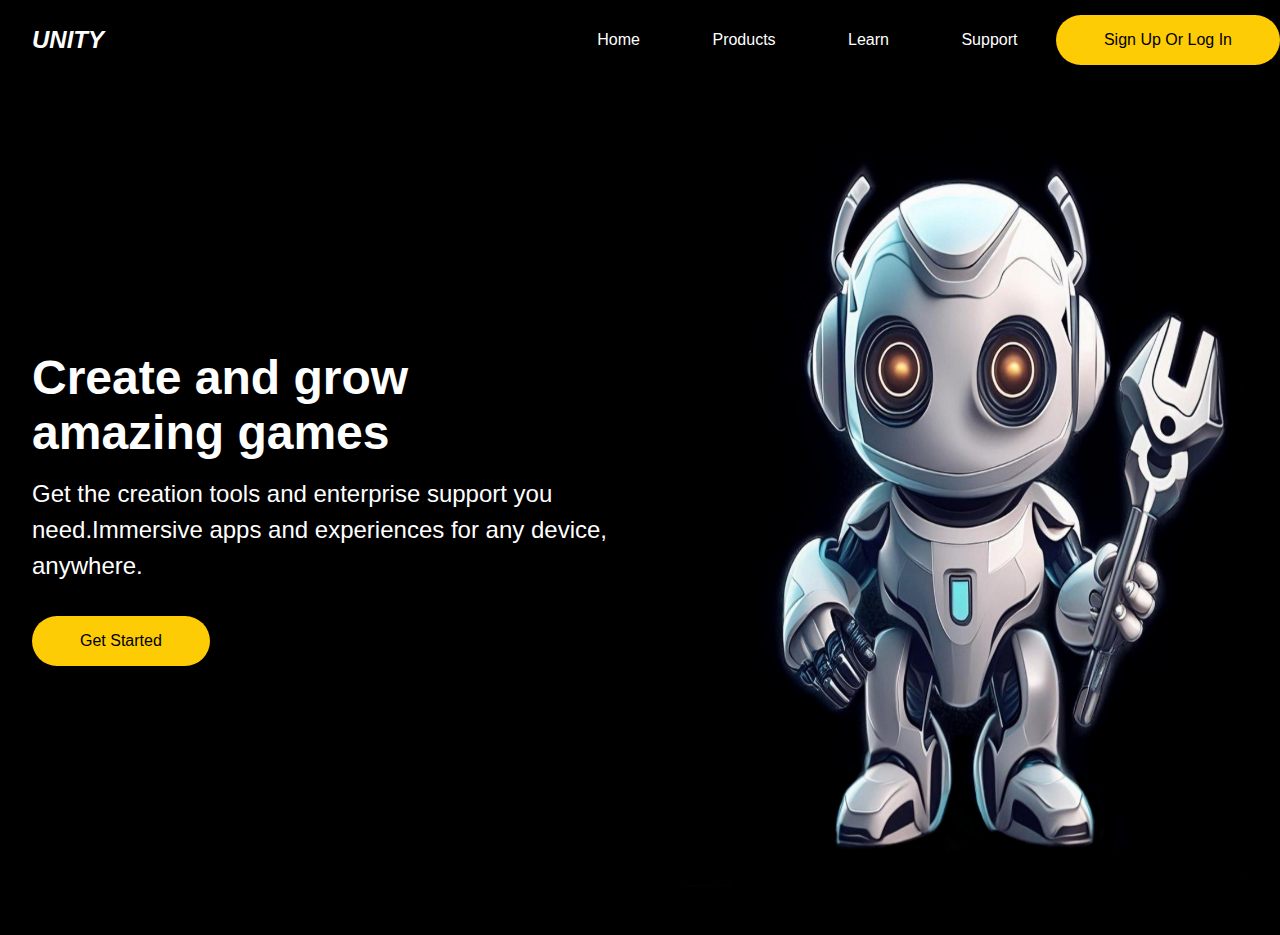
<file: index.html>
<html lang="en">
  <head>
    <meta charset="UTF-8">
    <meta name="viewport" content="width=device-width, initial-scale=1">
    <title>Unity</title>
    <link rel="stylesheet" href="style.css">
    <link rel="icon" type="image/x-icon" href="whiteunitylogo.png">
  </head>
  <body>
    <nav>
      <div class="logo">UNITY</div>
      <div class="nav-items">
        <a href="index.html" >Home</a> 
        <a href="products.html">Products</a>
        <a href="learn.html">Learn</a> 
        <a href="support.html">Support</a>
        <button onclick="window.location.href='signup.html'"> Sign Up Or Log In</button>
      </div>
    </nav>
    <section class="unity">
      <div class="unity-container">
        <div class="column-left">
          <h1>Create and grow amazing games</h1>
          <p>
            Get the creation tools and enterprise support you need.Immersive apps and experiences for any device, anywhere.

          </p>
          <a href="products.html"><button> Get Started</button></a>
        </div>
        <div class="column-right">
          <img src="whiteunityrobot.png" alt="illustration
        " class="unity-image">
        </div>
      </div>
    </section>
    <script src="loading.js"></script>
    <div class="loader"></div>
 </body>
</html>
</file>
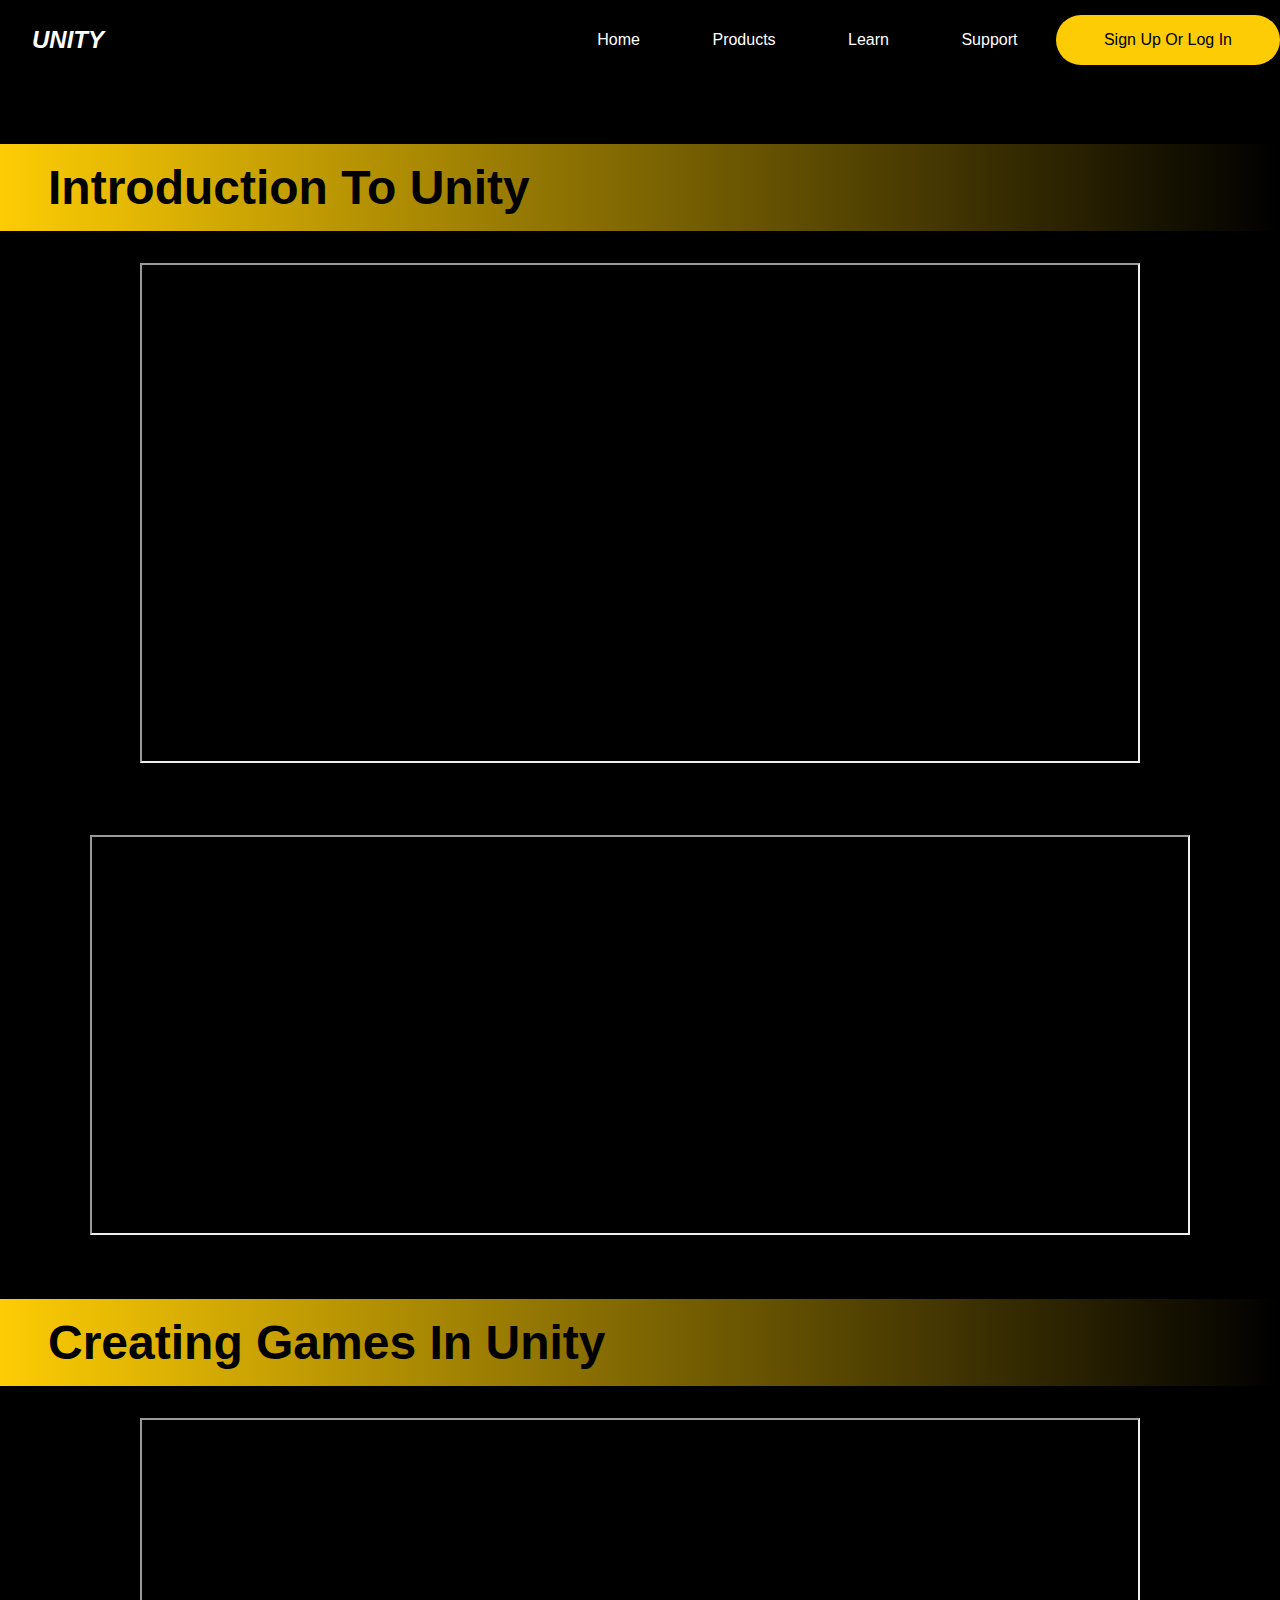
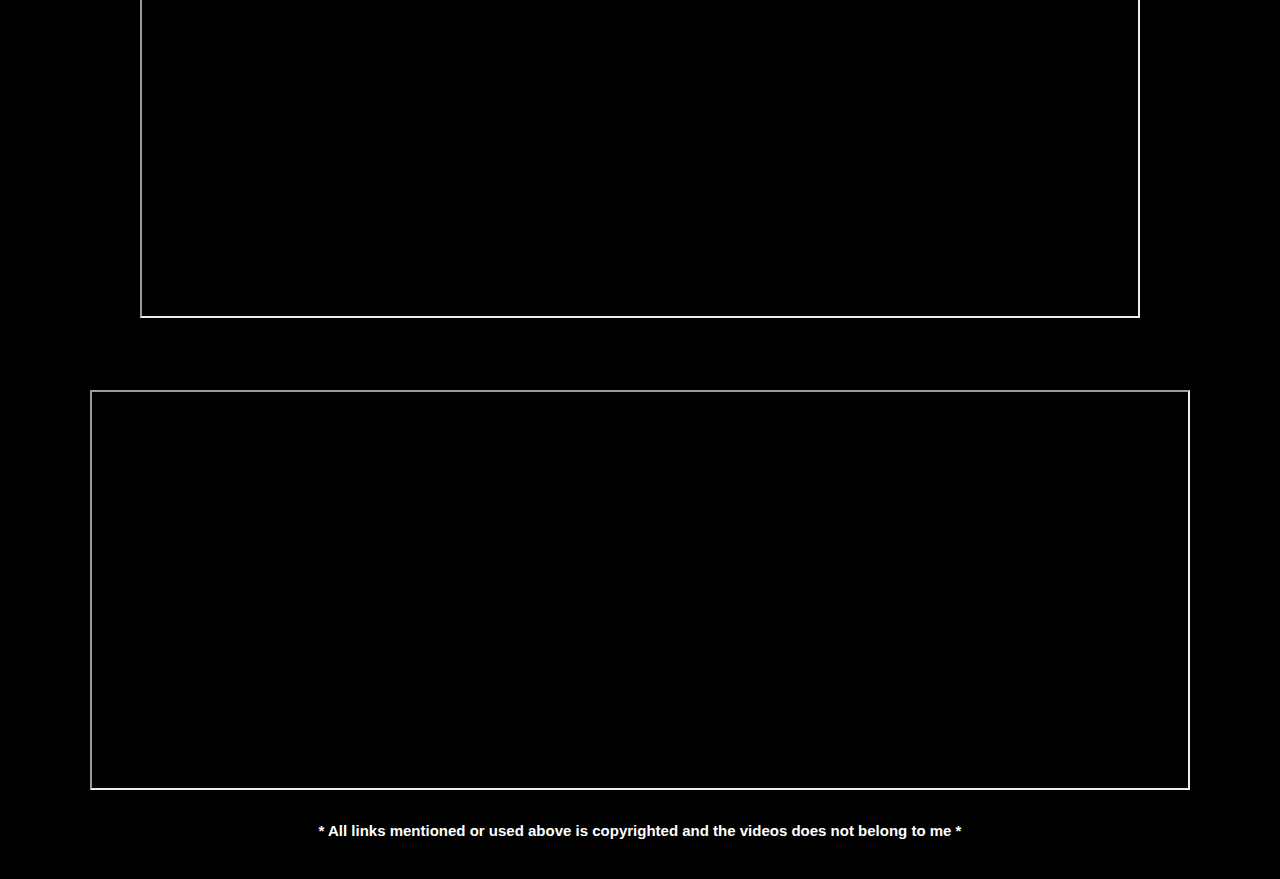
<file: learn.html>
<html lang="en">
  <head>
    <meta charset="UTF-8">
    <meta name="viewport" content="width=device-width, initial-scale=1">
    <title>Unity</title>
    <link rel="stylesheet" href="style.css">
    <link rel="icon" type="image/x-icon" href="whiteunitylogo.png">
  </head>
  <body>
    <nav>
      <div class="logo">UNITY</div>
      <div class="nav-items">
        <a href="index.html" >Home</a> 
        <a href="products.html">Products</a>
        <a href="learn.html">Learn</a> 
        <a href="support.html">Support</a>
        <button onclick="window.location.href='signup.html'"> Sign Up Or Log In</button>
      </div>
    </nav>
    <script src="loading.js"></script>
    <div class="loader"></div>
  </body>
  <body>
  <div class="learn">
    <h1> Introduction To Unity </h1>
    <iframe width="1000" height="500"
     src="https://www.youtube.com/embed/XtQMytORBmM">
    </iframe>
    <br><br><br><br><br>
    <iframe width="1100" height="400"
     src="https://www.youtube.com/embed/2LSXHtl0Mss">
    </iframe>
    
  </div>
  <div class="learn">
    <h1> Creating Games In Unity </h1>
    <iframe width="1000" height="500"
     src="https://www.youtube.com/embed/7wWPabhOS58">
    </iframe>
    <br><br><br><br><br>
    <iframe width="1100" height="400"
     src="https://www.youtube.com/embed/gFSJhSy9ofk">
    </iframe>
    
  </div>
  </body>
  <footer> 
  <h2>
   * All links mentioned or used above is copyrighted and the videos does not belong to me *  
  </h2>
  </footer>
</html>
</file>
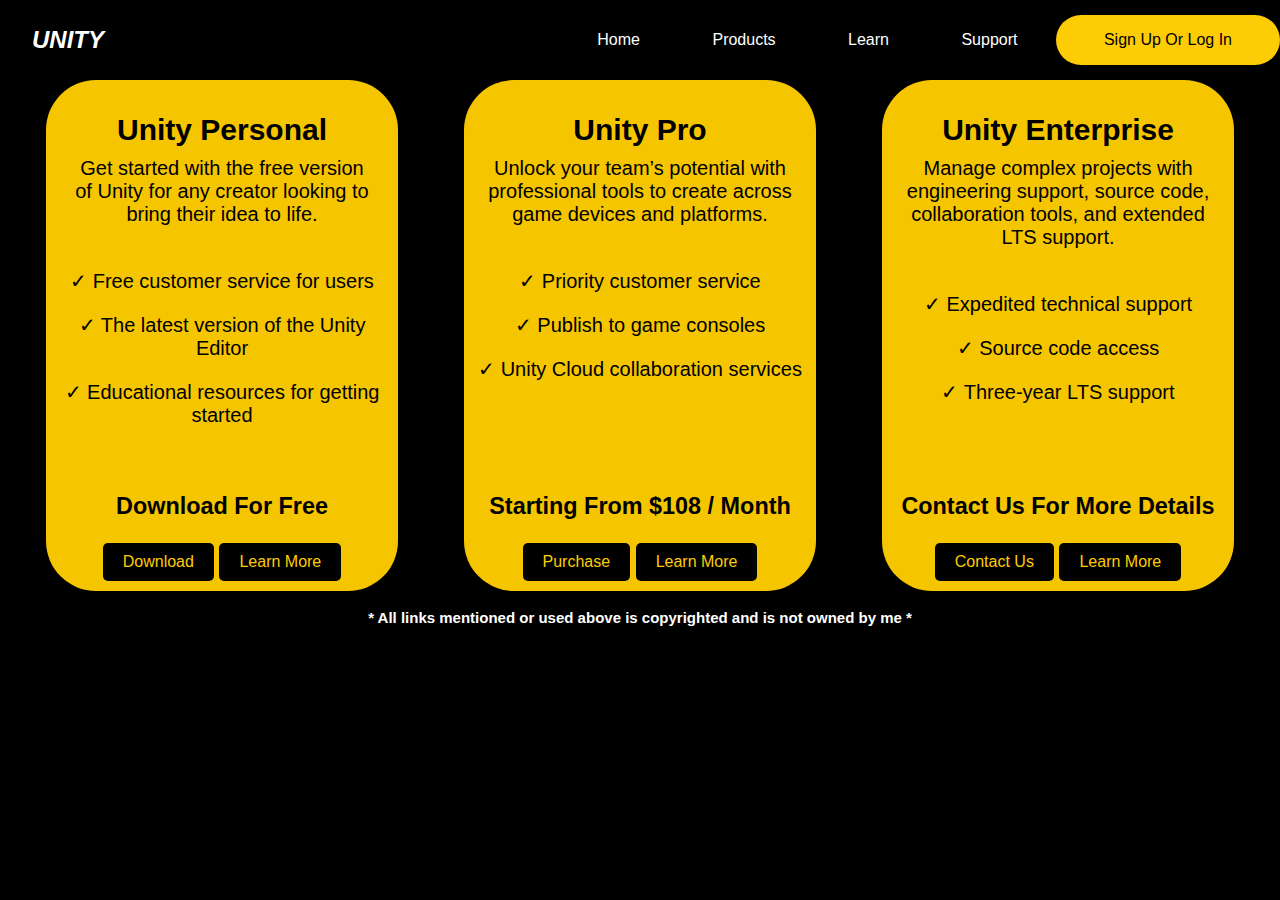
<file: products.html>
<html lang="en">
  <head>
    <meta charset="UTF-8">
    <meta name="viewport" content="width=device-width, initial-scale=1">
    <title>Unity</title>
    <link rel="stylesheet" href="style.css">
    <link rel="icon" type="image/x-icon" href="whiteunitylogo.png">
  </head>
  <body>
    <nav>
      <div class="logo">UNITY</div>
      <div class="nav-items">
        <a href="index.html" >Home</a> 
        <a href="products.html">Products</a>
        <a href="learn.html">Learn</a> 
        <a href="support.html">Support</a>
        <button onclick="window.location.href='signup.html'"> Sign Up Or Log In</button>
      </div>
    </nav>
    <script src="loading.js"></script>
    <div class="loader"></div>
  <body>
   <div class="product-container">
    <div class="product-card">
      <br><h2>Unity Personal</h2>
      <p>Get started with the free version <br> of Unity for any creator looking to bring their idea to life.</p><br>
      <p>✓ Free customer service for users</p>
      <p>✓ The latest version of the Unity Editor</p>
      <p>✓ Educational resources for getting started</p><br><br>
      <h3 style="text-align:center"> Download For Free </h3><br>
      <button onclick="window.location.href='download_personal.html'">Download</button>
      <button onclick="window.location.href='learn.html'"> Learn More</button>
    </div>
    <div class="product-card">
      <br><h2>Unity Pro</h2>
      <p>Unlock your team’s potential with professional tools to create across game devices and platforms.</p><br>
      <p>✓ Priority customer service</p>
      <p>✓ Publish to game consoles</p>
      <p>✓ Unity Cloud collaboration services</p><br><br><br><br>
      <h3 style="text-align:center"> Starting From $108 / Month </h3><br>
      <button onclick="window.location.href='signup.html'">Purchase</button>
      <button onclick="window.location.href='learn.html'"> Learn More</button>
    </div>
    <div class="product-card">
      <br><h2>Unity Enterprise</h2>
      <p>Manage complex projects with engineering support, source code, collaboration tools, and extended LTS support.</p><br>
      <p>✓ Expedited technical support</p>
      <p>✓ Source code access</p>
      <p>✓ Three-year LTS support</p><br><br><br>
      <h3 style="text-align:center"> Contact Us For More Details </h3><br>
      <button onclick="window.location.href='support.html'">Contact Us</button>
      <button onclick="window.location.href='learn.html'"> Learn More</button>
    </div>
    </div>
    <br>
   </body>
  </body>
  <footer> 
  <h2>
   * All links mentioned or used above is copyrighted and is not owned by me *  
  </h2>
  </footer>
</html>
</file>
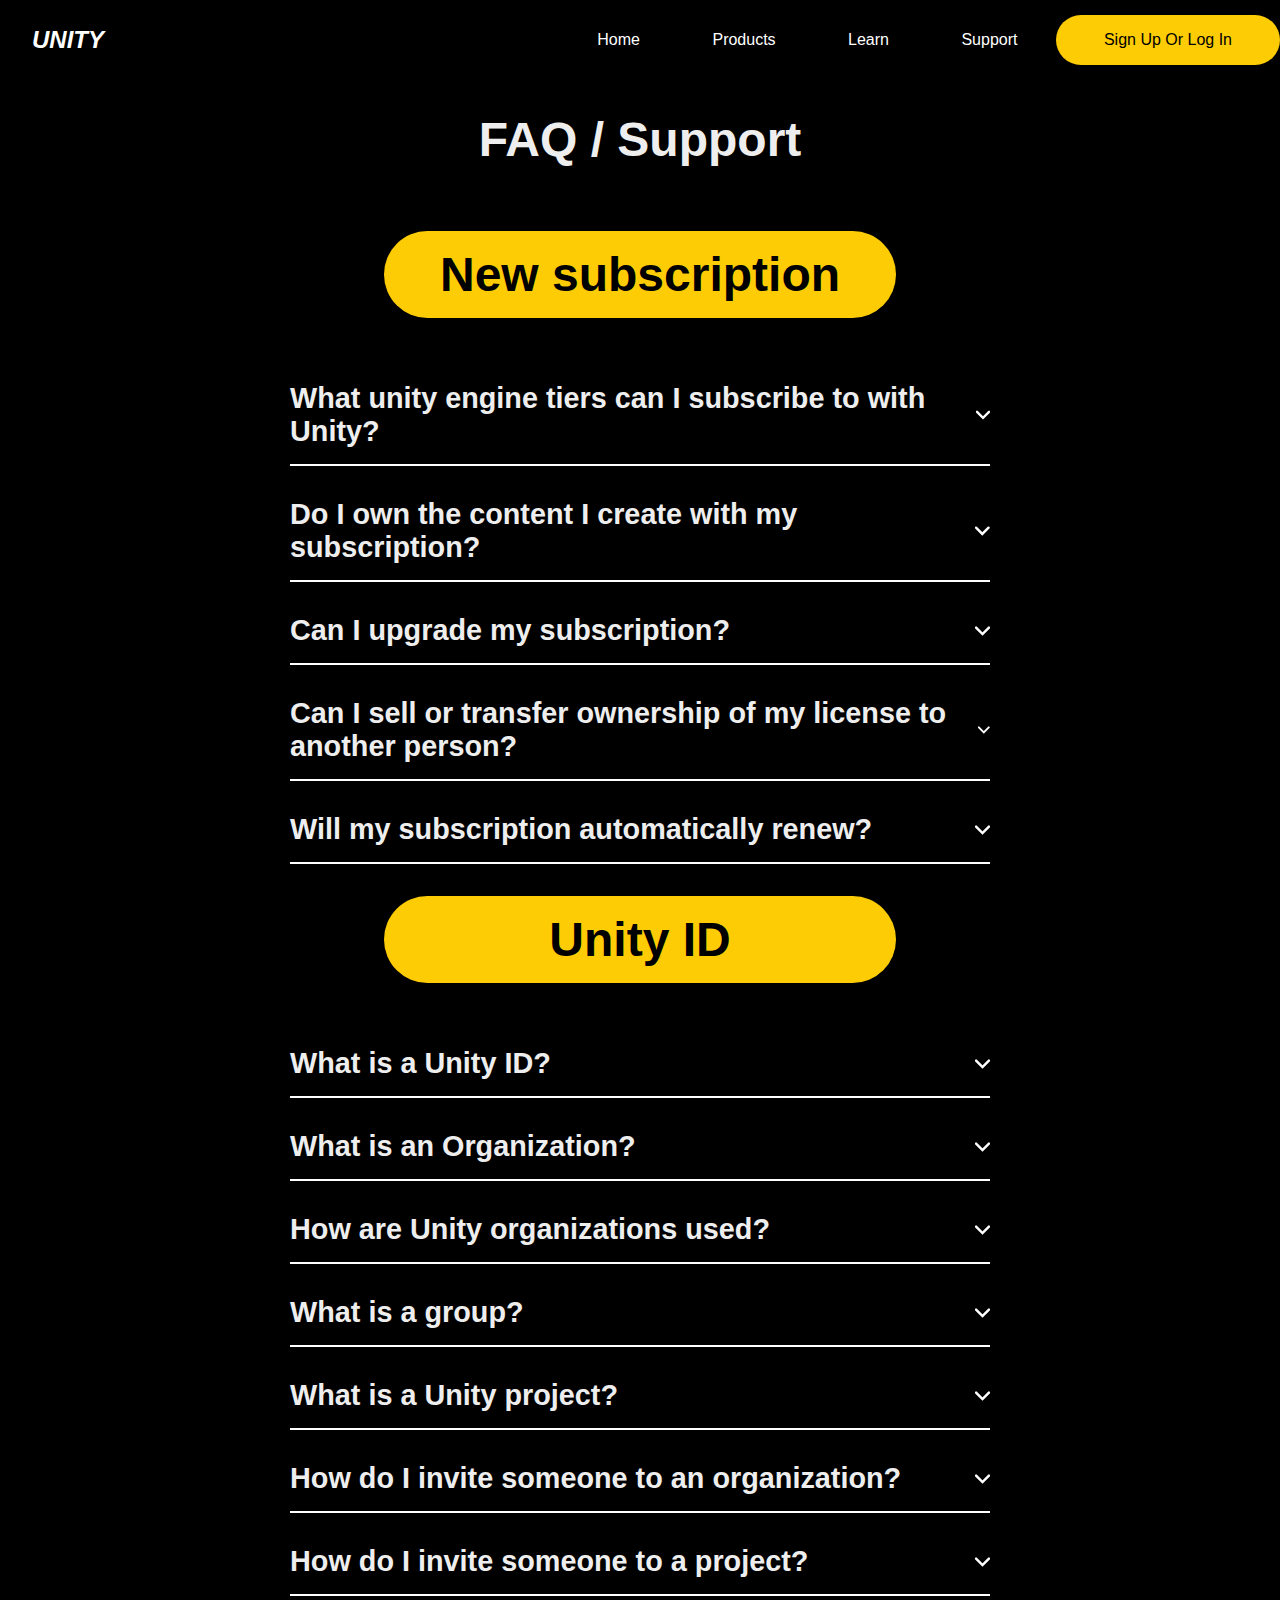
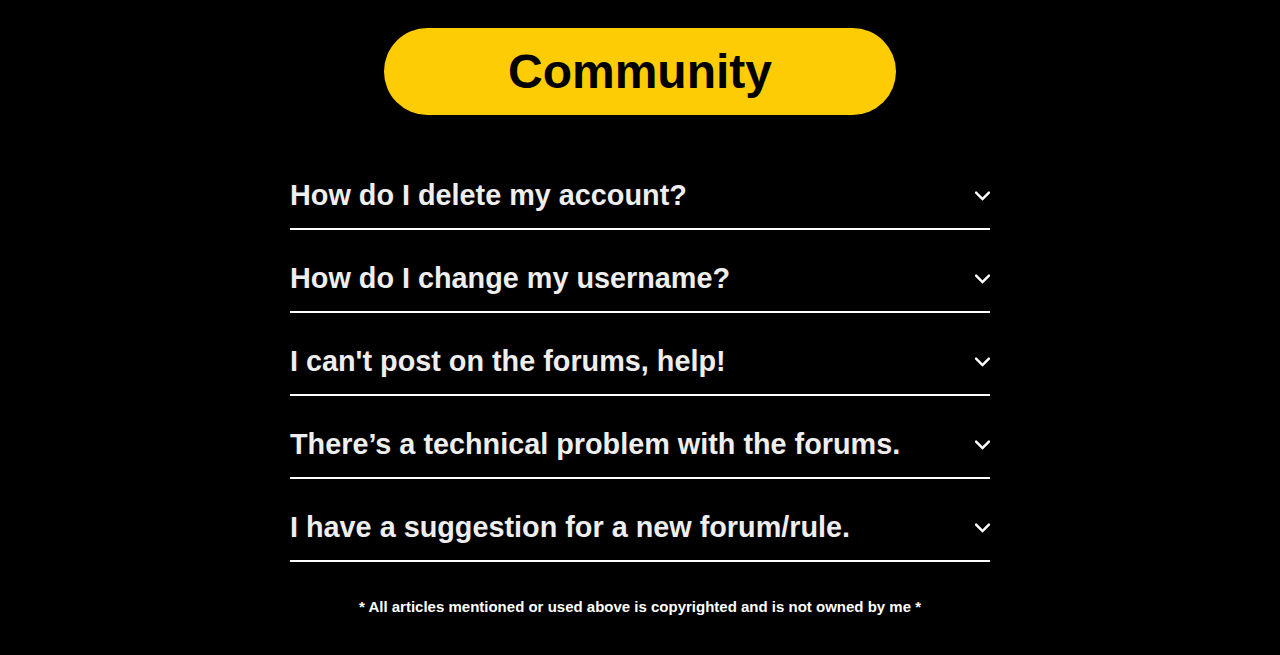
<file: support.html>
<html lang="en">
  <head>
    <meta charset="UTF-8">
    <meta name="viewport" content="width=device-width, initial-scale=1">
    <title>Unity</title>
    <link rel="stylesheet" href="support.css">
    <link rel="icon" type="image/x-icon" href="whiteunitylogo.png">
  </head>
  <body>
    <nav>
      <div class="logo">UNITY</div>
      <div class="nav-items">
        <a href="index.html" >Home</a> 
        <a href="products.html">Products</a>
        <a href="learn.html">Learn</a> 
        <a href="support.html">Support</a>
        <button onclick="window.location.href='signup.html'"> Sign Up Or Log In</button>
      </div>
    </nav>
    <script src="loading.js"></script>
    <div class="loader"></div>
  </body>
  <body>
    <section>
     <h1 class="title"> FAQ / Support </h1>
     <h1 class="titles">New subscription</h1>
       <div class="faq">
     
       <div class="question">
         <h3> What unity engine tiers can I subscribe to with Unity?</h3>
         
         <svg width="15" height="10" viewbox="0 0 42 25">
           <path d="M3 3L21 21L39 3" stroke="white" stroke-width="7" stroke-linecap="round"/>
         </svg>
       </div>
       <div class="answer">
        <p> Unity currently has different plans, subject to the Unity Terms of Service.<br><br>
            -Unity Personal<br>
            -Unity Pro<br>
            -Unity Enterprise
        </p>
       </div>
       </div>
       <div class="faq">
     
       <div class="question">
         <h3>Do I own the content I create with my subscription?</h3>
         
         <svg width="15" height="10" viewbox="0 0 42 25">
           <path d="M3 3L21 21L39 3" stroke="white" stroke-width="7" stroke-linecap="round"/>
         </svg>
       </div>
       <div class="answer">
        <p> Yes <br><br>
        You fully own the content you create with Unity, even if you cancel your subscription. 
        </p>
       </div>
       </div>
       <div class="faq">
     
       <div class="question">
         <h3>Can I upgrade my subscription?</h3>
         
         <svg width="15" height="10" viewbox="0 0 42 25">
           <path d="M3 3L21 21L39 3" stroke="white" stroke-width="7" stroke-linecap="round"/>
         </svg>
       </div>
       <div class="answer">
        <p> Yes, you can upgrade your subscription to an available higher tier via your Unity ID.<br><br>
        You will begin a new commitment term when you upgrade, and any prepaid amount remaining from the original term will be credited towards your upgrade payment.</p>
       </div>
       </div>
       <div class="faq">
     
       <div class="question">
         <h3> Can I sell or transfer ownership of my license to another person?</h3>
         
         <svg width="15" height="10" viewbox="0 0 42 25">
           <path d="M3 3L21 21L39 3" stroke="white" stroke-width="7" stroke-linecap="round"/>
         </svg>
       </div>
       <div class="answer">
        <p> Unity licenses are associated with the Organization only.<br><br>
        This means that if a user leaves an Organization, the license seat can be revoked, then re-assigned to another user within the same Organization by a Manager or Owner.<br><br>
        Please note that subscriptions cannot be transferred from one Organization to another.
        </p>
       </div>
       </div>
       <div class="faq">
     
       <div class="question">
         <h3>Will my subscription automatically renew?</h3>
         
         <svg width="15" height="10" viewbox="0 0 42 25">
           <path d="M3 3L21 21L39 3" stroke="white" stroke-width="7" stroke-linecap="round"/>
         </svg>
       </div>
       <div class="answer">
        <p> Yes, your subscription will automatically renew with the same commitment term and payment frequency as your original subscription.<br><br>
        Unless you change your renewal settings or plan option in your Unity ID before your next scheduled renewal date, the subscription amount will be the same. 
        </p>
       </div>
       </div>
       <h1 class="titles">Unity ID</h1>
       <div class="faq">
     
       <div class="question">
         <h3> What is a Unity ID?</h3>
         
         <svg width="15" height="10" viewbox="0 0 42 25">
           <path d="M3 3L21 21L39 3" stroke="white" stroke-width="7" stroke-linecap="round"/>
         </svg>
       </div>
       <div class="answer">
        <p> A Unity ID is your user account with Unity. Once you have created your account, you can download and start using Unity and the Asset Store.</p>
       </div>
       </div>
       <div class="faq">
     
       <div class="question">
         <h3>What is an Organization?</h3>
         
         <svg width="15" height="10" viewbox="0 0 42 25">
           <path d="M3 3L21 21L39 3" stroke="white" stroke-width="7" stroke-linecap="round"/>
         </svg>
       </div>
       <div class="answer">
        <p> When you create a Unity ID, the system automatically creates a default Organization under your account.<br><br>
Organizations are a way of organizing your projects and licenses through our website. <br><br>
Subscription and Asset Store purchases are associated with your Organization.</p>
       </div>
       </div>
       <div class="faq">
     
       <div class="question">
         <h3>How are Unity organizations used?</h3>
         
         <svg width="15" height="10" viewbox="0 0 42 25">
           <path d="M3 3L21 21L39 3" stroke="white" stroke-width="7" stroke-linecap="round"/>
         </svg>
       </div>
       <div class="answer">
        <p> Organizations are a way of organizing your projects, subscriptions and assets through the Unity website.<br><br>
Anyone associated with an Organization has access to that Organization's licenses, projects and financial information, based on their Organization role.</p>
       </div>
       </div>
       <div class="faq">
     
       <div class="question">
         <h3> What is a group?</h3>
         
         <svg width="15" height="10" viewbox="0 0 42 25">
           <path d="M3 3L21 21L39 3" stroke="white" stroke-width="7" stroke-linecap="round"/>
         </svg>
       </div>
       <div class="answer">
        <p> Groups are a tool to help larger organizations better manage their teams. <br><br>
An Owner or Manager of an Organization can take members from their Organization, put them in a group, and add that group to a Unity project, thereby giving members in that group access.</p>
       </div>
       </div>
       <div class="faq">
     
       <div class="question">
         <h3>What is a Unity project?</h3>
         
         <svg width="15" height="10" viewbox="0 0 42 25">
           <path d="M3 3L21 21L39 3" stroke="white" stroke-width="7" stroke-linecap="round"/>
         </svg>
       </div>
       <div class="answer">
        <p> A project lives inside a Unity Organization. <br><br>
        Unity projects have access to Unity services in that Organization and can be shared and managed with others through Unity. <br><br>
        Anyone who is a part of that Organization has access to that project.<br><br>
        </p>
       </div>
       </div>
       <div class="faq">
     
       <div class="question">
         <h3> How do I invite someone to an organization?</h3>
         
         <svg width="15" height="10" viewbox="0 0 42 25">
           <path d="M3 3L21 21L39 3" stroke="white" stroke-width="7" stroke-linecap="round"/>
         </svg>
       </div>
       <div class="answer">
        <p> As an Owner or Manager of an Organization, you can invite new members to your Organization via your Unity ID.</p>
       </div>
       </div>
       <div class="faq">
        <div class="question">
         <h3> How do I invite someone to a project?</h3>
         
         <svg width="15" height="10" viewbox="0 0 42 25">
           <path d="M3 3L21 21L39 3" stroke="white" stroke-width="7" stroke-linecap="round"/>
         </svg>
       </div>
       <div class="answer">
        <p> You can add team members to your project through the Unity Editor or from the Services dashboard.</p>
       </div>
       </div>
       <h1 class="titles">Community</h1>
       <div class="faq">
        <div class="question">
         <h3> How do I delete my account?</h3>
         
         <svg width="15" height="10" viewbox="0 0 42 25">
           <path d="M3 3L21 21L39 3" stroke="white" stroke-width="7" stroke-linecap="round"/>
         </svg>
       </div>
       <div class="answer">
        <p>When you delete your account with Unity, you are deleting your entire Unity identity and all of the data we use to provide all of our services to you. <br><br>
         Once you delete your account, we cannot provide you with any of our products or services. This process is also permanent and non-reversible.</p>
       </div>
       </div>
       <div class="faq">
        <div class="question">
         <h3> How do I change my username?</h3>
         
         <svg width="15" height="10" viewbox="0 0 42 25">
           <path d="M3 3L21 21L39 3" stroke="white" stroke-width="7" stroke-linecap="round"/>
         </svg>
       </div>
       <div class="answer">
        <p> You can modify or change your username yourself via your Unity ID, providing that username is not already in use.</p>
       </div>
       </div>
       <div class="faq">
        <div class="question">
         <h3> I can't post on the forums, help!</h3>
         
         <svg width="15" height="10" viewbox="0 0 42 25">
           <path d="M3 3L21 21L39 3" stroke="white" stroke-width="7" stroke-linecap="round"/>
         </svg>
       </div>
       <div class="answer">
        <p> Before you post on a certain board, it is best to refer to the Unity Community Code of Conduct, where the restrictions are outlined before posting.<br><br>
         If your post is being recorded as spam or you are having trouble posting in the forums, please contact Customer Service with the contents of your post, so they can investigate this further.</p>
       </div>
       </div>
       <div class="faq">
        <div class="question">
          <h3> There’s a technical problem with the forums.</h3>
         
         <svg width="15" height="10" viewbox="0 0 42 25">
           <path d="M3 3L21 21L39 3" stroke="white" stroke-width="7" stroke-linecap="round"/>
         </svg>
       </div>
       <div class="answer">
        <p> If the forums are under maintenance, check the Unity Twitter account for updates.<br><br>
          If the forums appear broken, i.e., a cosmetic issue, you can create a forum post in Discussion.</p>
       </div>
       </div>
       <div class="faq">
        <div class="question">
         <h3> I have a suggestion for a new forum/rule.</h3>
         
         <svg width="15" height="10" viewbox="0 0 42 25">
           <path d="M3 3L21 21L39 3" stroke="white" stroke-width="7" stroke-linecap="round"/>
         </svg>
       </div>
       <div class="answer">
        <p> You can create a thread in Discussion. We're always up for hearing your suggestions.</p>
       </div>
      </div><br><br>
    </section>
    <script src="support.js"></script>
  </body>
    <footer> 
  <h2>
   * All articles mentioned or used above is copyrighted and is not owned by me *  
  </h2>
  </footer>
</html>
</file>
<file: style.css>
* {
  box-sizing: border-box;
  margin: 0;
  padding: 0;
  font-family: 'Trebuchet MS', 'Lucida Sans Unicode', 'Lucida Grande',
    'Lucida Sans', Arial, sans-serif;
  
}

body {
  background: #000000;
}

nav {
  height: 80px;
  background: #000000;
  display: flex;
  justify-content: space-between;
  align-items: center;
  padding: 0rem calc((100vw - 1300px) / 2);
}

.logo {
  align-items: left;
  color: #ffffff;
  font-size: 1.5rem;
  font-weight: bold;
  font-style: italic;
  padding: 0 2rem;
  max-width: 2.5em;
  max-height: 2.5em;
}

nav a {
  align-items: right;
  font-size: 1em;
  position: relative;
  text-decoration: none;
  color: #ffffff;
  padding: 1rem 2.125rem;

}

nav a:hover {
  padding: 1rem 2.125rem;
  font-size: 1rem;
  border: none;
  color: #000000;
  background: #ffffff;
  cursor: pointer;
  border-radius: 50px;
  -moz-appearance: none;
  -webkit-appearance: none;
  -ms-appearance: none;
  appearance: none;
  -moz-transition: color 0.2s ease-in-out, border-color 0.2s ease-in-out, background-color 0.2s ease-in-out;
  -webkit-transition: color 0.2s ease-in-out, border-color 0.2s ease-in-out, background-color 0.2s ease-in-out;
  -ms-transition: color 0.2s ease-in-out, border-color 0.2s ease-in-out, background-color 0.2s ease-in-out;
  transition: color 0.2s ease-in-out, border-color 0.2s ease-in-out, background-color 0.2s ease-in-out;
}

.unity {
  background: black;
}

.unity-container {
  display: grid;
  grid-template-columns: 1fr 1fr;
  height: 95vh;
  padding: 3rem calc((100vw - 1300px) / 2);
}

.column-left {
  display: flex;
  flex-direction: column;
  justify-content: center;
  align-items: flex-start;
  color: #ffffff;
  padding: 0rem 2rem;
}

.column-left h1 {
  margin-bottom: 1rem;
  font-size: 3rem;
}

.column-left p {
  margin-bottom: 2rem;
  font-size: 1.5rem;
  line-height: 1.5;
}

button {
  padding: 1rem 3rem;
  font-size: 1rem;
  border: none;
  color: #000000;
  background: #fdcc04;
  cursor: pointer;
  border-radius: 50px;
  -moz-appearance: none;
  -webkit-appearance: none;
  -ms-appearance: none;
  appearance: none;
  -moz-transition: color 0.2s ease-in-out, border-color 0.2s ease-in-out, background-color 0.2s ease-in-out;
  -webkit-transition: color 0.2s ease-in-out, border-color 0.2s ease-in-out, background-color 0.2s ease-in-out;
  -ms-transition: color 0.2s ease-in-out, border-color 0.2s ease-in-out, background-color 0.2s ease-in-out;
  transition: color 0.2s ease-in-out, border-color 0.2s ease-in-out, background-color 0.2s ease-in-out;
}



button:hover {
  background: transparent;
  color: #fdcc04;
}

.column-right {
  display: flex;
  justify-content: center;
  align-items: center;
  padding: 0rem 2rem;
}

.unity-image {
  width: 100%;
  height: 100%;
}

@media screen and (max-width: 768px) {
  .hero-container {
    grid-template-columns: 1fr;
  }
}

label {
  font-size: 1.2em;
  font-weight: 500;
}

input {
  margin: 1em 0 2em 0;
  height: 3em;
  width: 50%;
  background: rgb(255, 255, 255, 0.5);
  border: solid 1px black;
  border-radius: 7px;
}

input[type="submit"] {
  height: 3.75em !important;
}

input[type="text"] {
  color: #000000;
  font-size: 1em;
  padding: 0 1em;
}

.loader{
  position:fixed;
  top:0;
  left:0;
  width:100vw;
  height:100vh;
  display:flex;
  justify-content:center;
  align-items:center;
  background-color:#000000;
  transition: opacity 0.75s, visibility 0.75s;
}

.loader-hidden{
  opacity: 0;
  visibility:hidden;
}

.loader:after{
  content:"";
  width: 75px;
  height: 75px;
  border: 15px solid #ffffff;
  border-top-color: #000000;
  border-radius:50%;
  animation: loading 0.75s ease infinite;
}

@keyframes loading{
  from{
    transform:rotate(0turn);
  }
  to{
    transform:rotate(1turn);
  }
}

#background-video {
   width: 100vw;
   height: 100vh;
   object-fit: cover;
   position: fixed;
   left: 0;
   right: 0;
   top: 0;
   bottom: 0;
   z-index: -1;
}


.product-container {
  font-family: 'Trebuchet MS', 'Lucida Sans Unicode', 'Lucida Grande','Lucida Sans', Arial, sans-serif;
  font-size: 1.25em;
  background: #000000;
  position: center;
  display: flex;
  justify-content: space-evenly;
  gap: 1em;
  top: 1000px;
  height: 100% fixed;
  width: 100%;
}

.product-card {
  background: #F5C500;
  justify-content: space-evenly;
  color: #000000;
  border-radius: 50px;
  padding: 10px;
  text-align: center;
  align-content:space-between;
  height:95%;
  width: 27.5%;
}

.product-card:hover {
  background:
}

.product-card h2 {
  margin-bottom: 10px;
}

.product-card p {
  margin-bottom: 20px;
}

.product-card button {
  background-color: #000000;
  color: #fdcc04;
  border: none;
  padding: 10px 20px;
  border-radius: 5px;
  cursor: pointer;
  transition: background-color 0.5s ease;
}

.product-card button:hover {
  background-color: #fdcc04;
  color: #000000;
}


.downloads-container {
  font-family: 'Trebuchet MS', 'Lucida Sans Unicode', 'Lucida Grande','Lucida Sans', Arial, sans-serif;
  font-size: 1.5em;
  text-align: center;
  background-color: #000000;
  display: flex;
  justify-content: center;
  align-items: center;
  
}
.downloads{
 border-radius: 50px;
 background: #F5C500;
 display: flex;
 justify-content: center;
 align-items: center;
 height: 10%;
 width: 80%;
 margin-bottom: 10px;
}

.downloads button {
  font-family: system-ui;
  font-size: 1.25em;
  background-color: #F5C500;
  color: #000000;
  border: none;
  padding: 20px 10px;
  border-radius: 20px;
  transition: background-color 0.5s ease;
  cursor: default;
}

.downloads button:hover {
  background-color:transparent;
  color: #DAF7A6;
  transition: background-color 0.5s ease;
  cursor: default;
}

.section h1{
  font-family: "Quicksand", sans-serif;
}

.section{
  font-family: "Quicksand", sans-serif;
  min-height: 100vh;
  width: 80%;
  margin: 0 auto;
  display: flex;
  flex-direction: column;
  align-items: center;
  
}

.learn {
  text-align: center;
  align-content: center;
  margin: 2rem 0rem;
}

.learn h1{
  font-family: 'Trebuchet MS', 'Lucida Sans Unicode', 'Lucida Grande',
    'Lucida Sans', Arial, sans-serif;
  font-size:3rem;
  margin: 2rem 0rem;
  padding: 1rem 3rem;
  border: none;
  color: #000000;
  background: linear-gradient(to right,#fdcc04,#000000);
  cursor: default;
  align-content: center;
  text-align: left;
}

footer {
  text-align:center;
  color: white;
  font: italic;
  font-size: 10px;
  margin-bottom: 40px;
}
</file>
<file: support.css>
* {
  box-sizing: border-box;
  margin: 0;
  padding: 0;
  font-family: 'Trebuchet MS', 'Lucida Sans Unicode', 'Lucida Grande',
    'Lucida Sans', Arial, sans-serif;
  
}

nav {
  height: 80px;
  background: #000000;
  display: flex;
  justify-content: space-between;
  align-items: center;
  padding: 0rem calc((100vw - 1300px) / 2);
}

.logo {
  align-items: left;
  color: #ffffff;
  font-size: 1.5rem;
  font-weight: bold;
  font-style: italic;
  padding: 0 2rem;
  max-width: 2.5em;
  max-height: 2.5em;
}

nav a {
  align-items: right;
  font-size: 1em;
  position: relative;
  text-decoration: none;
  color: #ffffff;
  padding: 1rem 2.125rem;

}

nav a:hover {
  padding: 1rem 2.125rem;
  font-size: 1rem;
  border: none;
  color: #000000;
  background: #ffffff;
  cursor: pointer;
  border-radius: 50px;
  -moz-appearance: none;
  -webkit-appearance: none;
  -ms-appearance: none;
  appearance: none;
  -moz-transition: color 0.2s ease-in-out, border-color 0.2s ease-in-out, background-color 0.2s ease-in-out;
  -webkit-transition: color 0.2s ease-in-out, border-color 0.2s ease-in-out, background-color 0.2s ease-in-out;
  -ms-transition: color 0.2s ease-in-out, border-color 0.2s ease-in-out, background-color 0.2s ease-in-out;
  transition: color 0.2s ease-in-out, border-color 0.2s ease-in-out, background-color 0.2s ease-in-out;
}

button {
  padding: 1rem 3rem;
  font-size: 1rem;
  border: none;
  color: #000000;
  background: #fdcc04;
  cursor: pointer;
  border-radius: 50px;
  -moz-appearance: none;
  -webkit-appearance: none;
  -ms-appearance: none;
  appearance: none;
  -moz-transition: color 0.2s ease-in-out, border-color 0.2s ease-in-out, background-color 0.2s ease-in-out;
  -webkit-transition: color 0.2s ease-in-out, border-color 0.2s ease-in-out, background-color 0.2s ease-in-out;
  -ms-transition: color 0.2s ease-in-out, border-color 0.2s ease-in-out, background-color 0.2s ease-in-out;
  transition: color 0.2s ease-in-out, border-color 0.2s ease-in-out, background-color 0.2s ease-in-out;
}



button:hover {
  background: transparent;
  color: #fdcc04;
}

body{
  background-color: #000000;
}

section {
  min-height:100vh;
  width:80%;
  margin: 0 auto;
  display: flex;
  flex-direction: column;
  align-items: center;
  color: #eeeeee;
}

.title {
  font-size:3rem;
  margin: 2rem 0rem;
}

.titles {
  font-size:3rem;
  margin: 2rem 0rem;
  padding: 1rem 3rem;
  border: none;
  color: #000000;
  background: #fdcc04;
  cursor: default;
  border-radius: 100px;
  width: 50%;
  text-align: center;
}


.faq {
  max-width:700px;
  margin-top: 2rem;
  padding-bottom: 1rem;
  border-bottom: 2px solid #FFFFFF;
  cursor: pointer;
}

.question {
  display: flex;
  justify-content: space-between;
  align-items: center;
}

.question h3{
  font-size: 1.8rem;
}

.answer {
  max-height: 0;
  overflow: hidden;
  transition: max-height 1.4s ease;
}

.answer p{
  padding-top: 1rem;
  line-height: 1.6;
  font-size: 1.4rem;
}

.faq.active .answer {
  max-height: 300px;
  animation: fade 1s ease-in-out;
}


svg {
  transition: transform 0.5s ease-in;
}

.faq.active svg{
  transform: rotate(180deg);
}


@keyframes fade {
  from {
    opacity:0;
    transform: translateY(-10px)
  }
  to {
    opacity: 1;
    transform: translateY(0px)
  }
}

footer {
  text-align:center;
  color: white;
  font: italic;
  font-size: 10px;
  margin-bottom: 40px;
}
</file>
